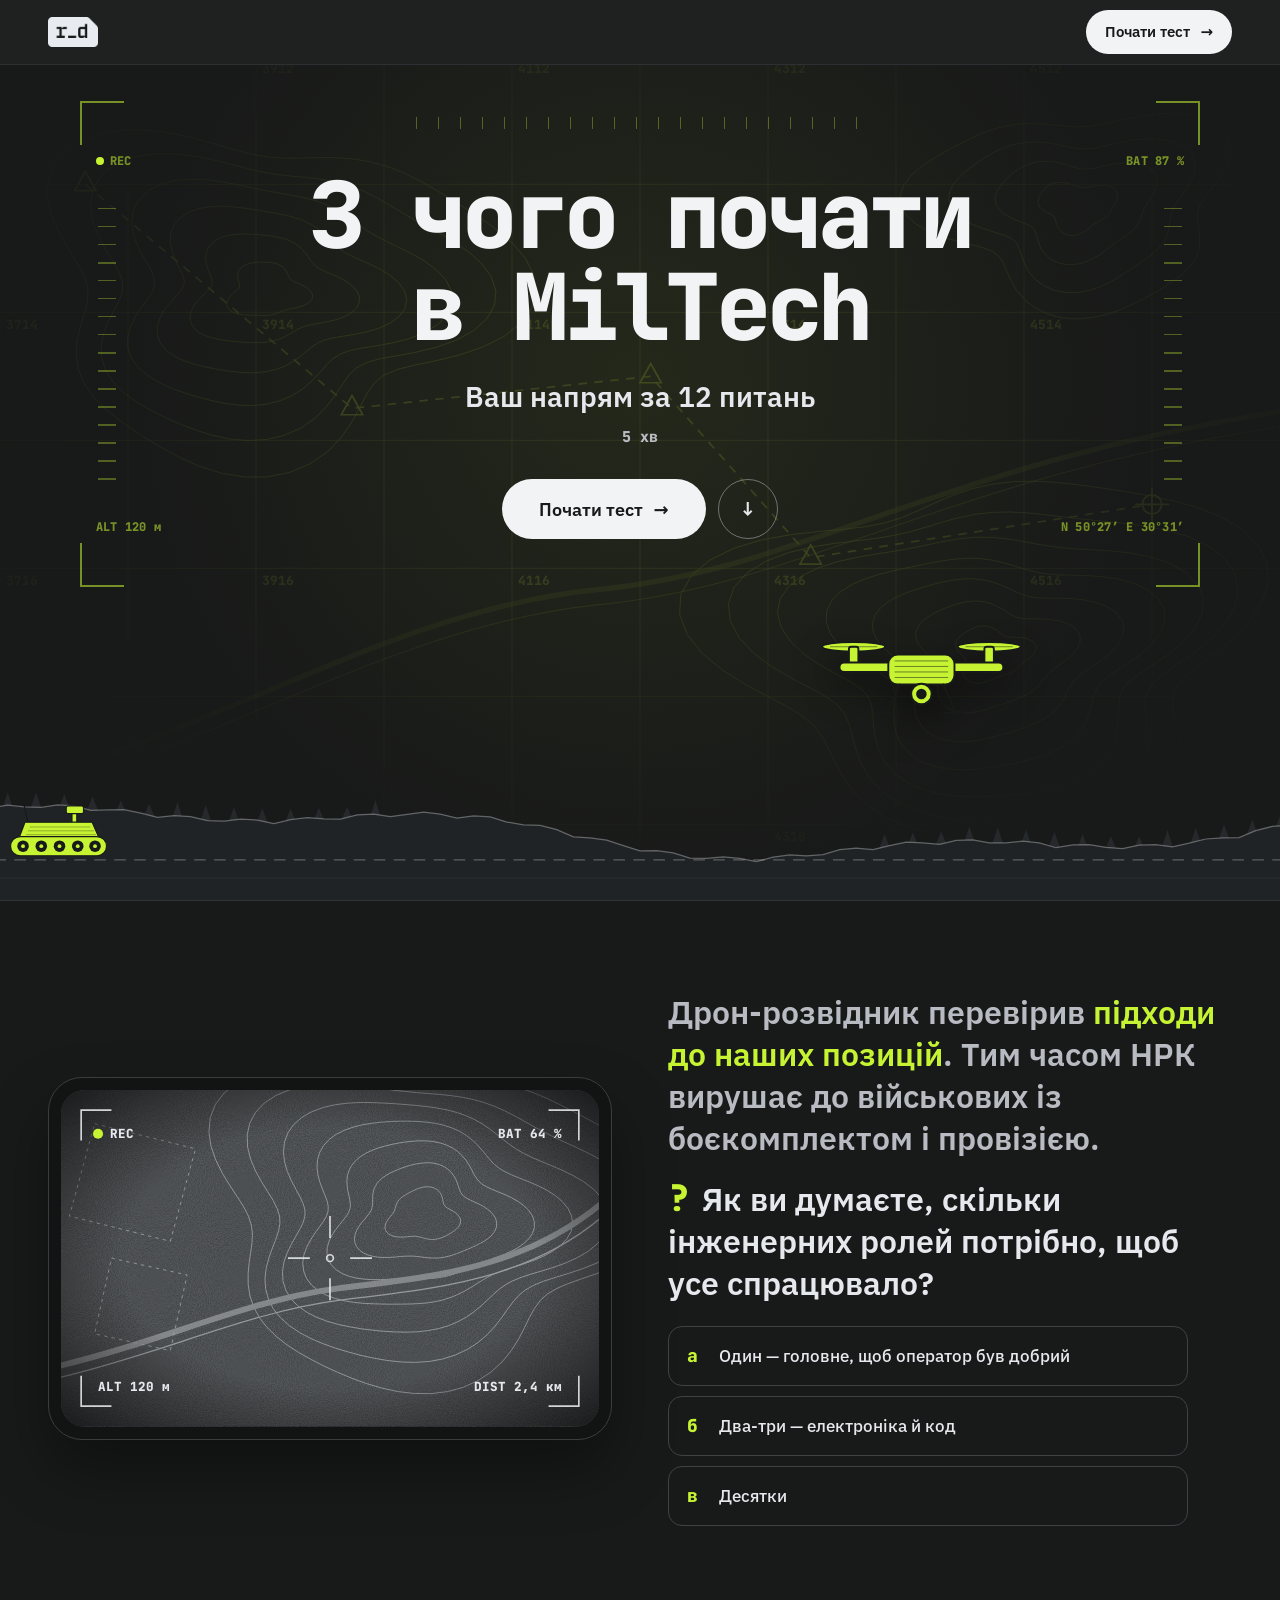
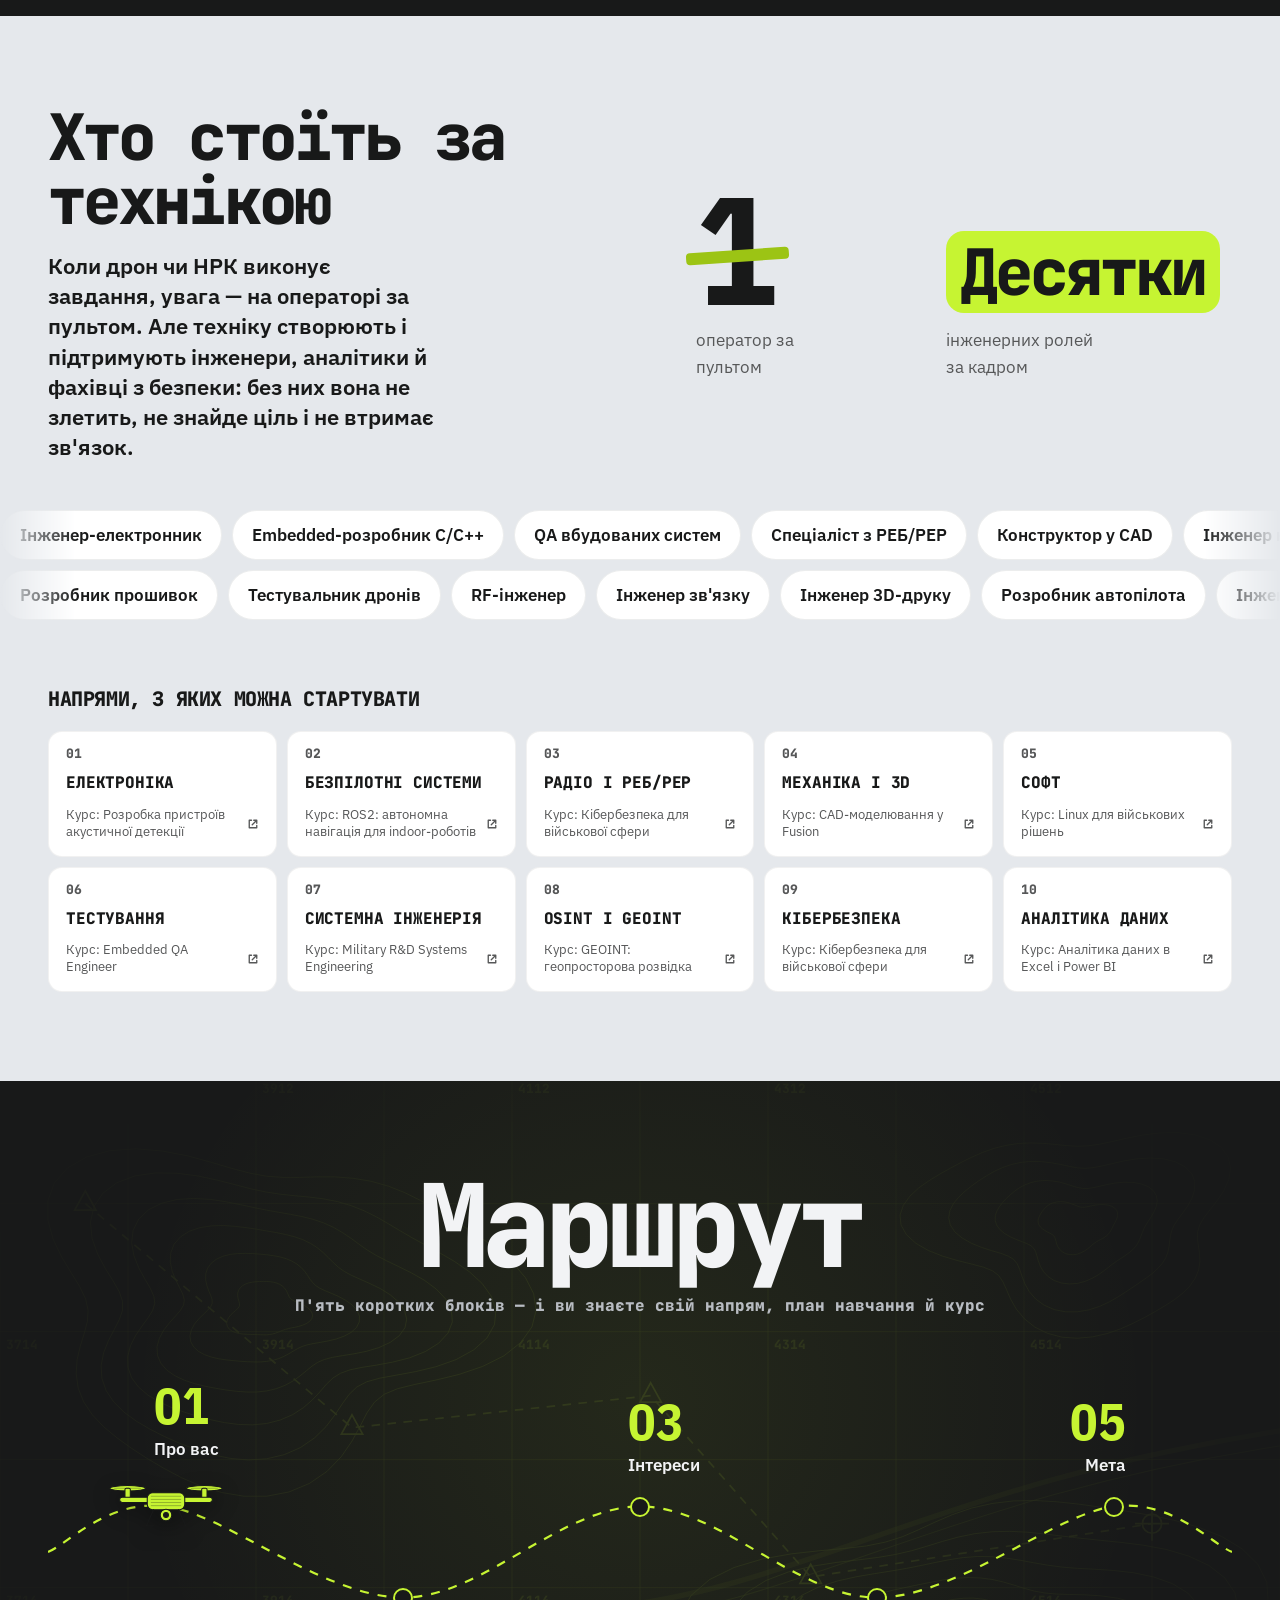
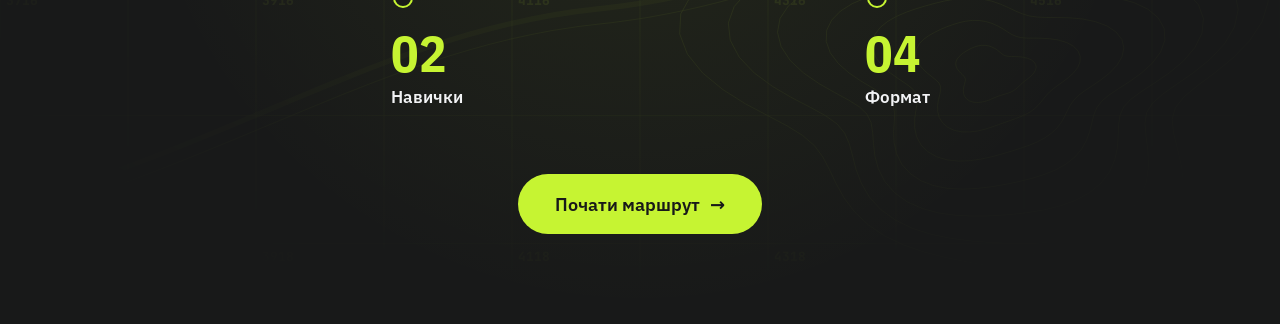
<file: index.html>
<!doctype html>
<html lang="uk">
  <head>
    <meta charset="UTF-8" />
    <meta name="viewport" content="width=device-width, initial-scale=1" />
    <meta name="theme-color" content="#181919" />
    <meta name="description" content="Короткий тест від r_d: які напрями оборонних технологій вам підходять і з чого почати навчання." />
    <title>Старт у MilTech — r_d</title>
    <link rel="preload" href="app/fonts/jetbrains-mono-cyrillic-800-normal.woff2" as="font" type="font/woff2" crossorigin />
    <link rel="stylesheet" href="app/styles.css" />
  </head>
  <body>
    <main id="main" tabindex="-1"></main>
    <noscript>Для проходження тесту увімкніть JavaScript.</noscript>

    <!-- 1. Захист від помилок у налаштуваннях -->
    <script src="app/guard.js"></script>
    <!-- 2. Налаштування: тут усе, що можна змінювати -->
    <script src="settings/questions.js"></script>
    <script src="settings/texts.js"></script>
    <script src="settings/courses.js"></script>
    <!-- 3. Логіка й інтерфейс (не редагуються) -->
    <script src="app/engine.js"></script>
    <script>
      if (window.checkSettingsLoaded()) {
        ['app/art.js', 'app/app.js'].forEach(function (src) {
          var s = document.createElement('script');
          s.src = src;
          s.async = false; // зберегти порядок: спершу ілюстрації, потім інтерфейс
          document.body.appendChild(s);
        });
      }
    </script>
  </body>
</html>
</file>
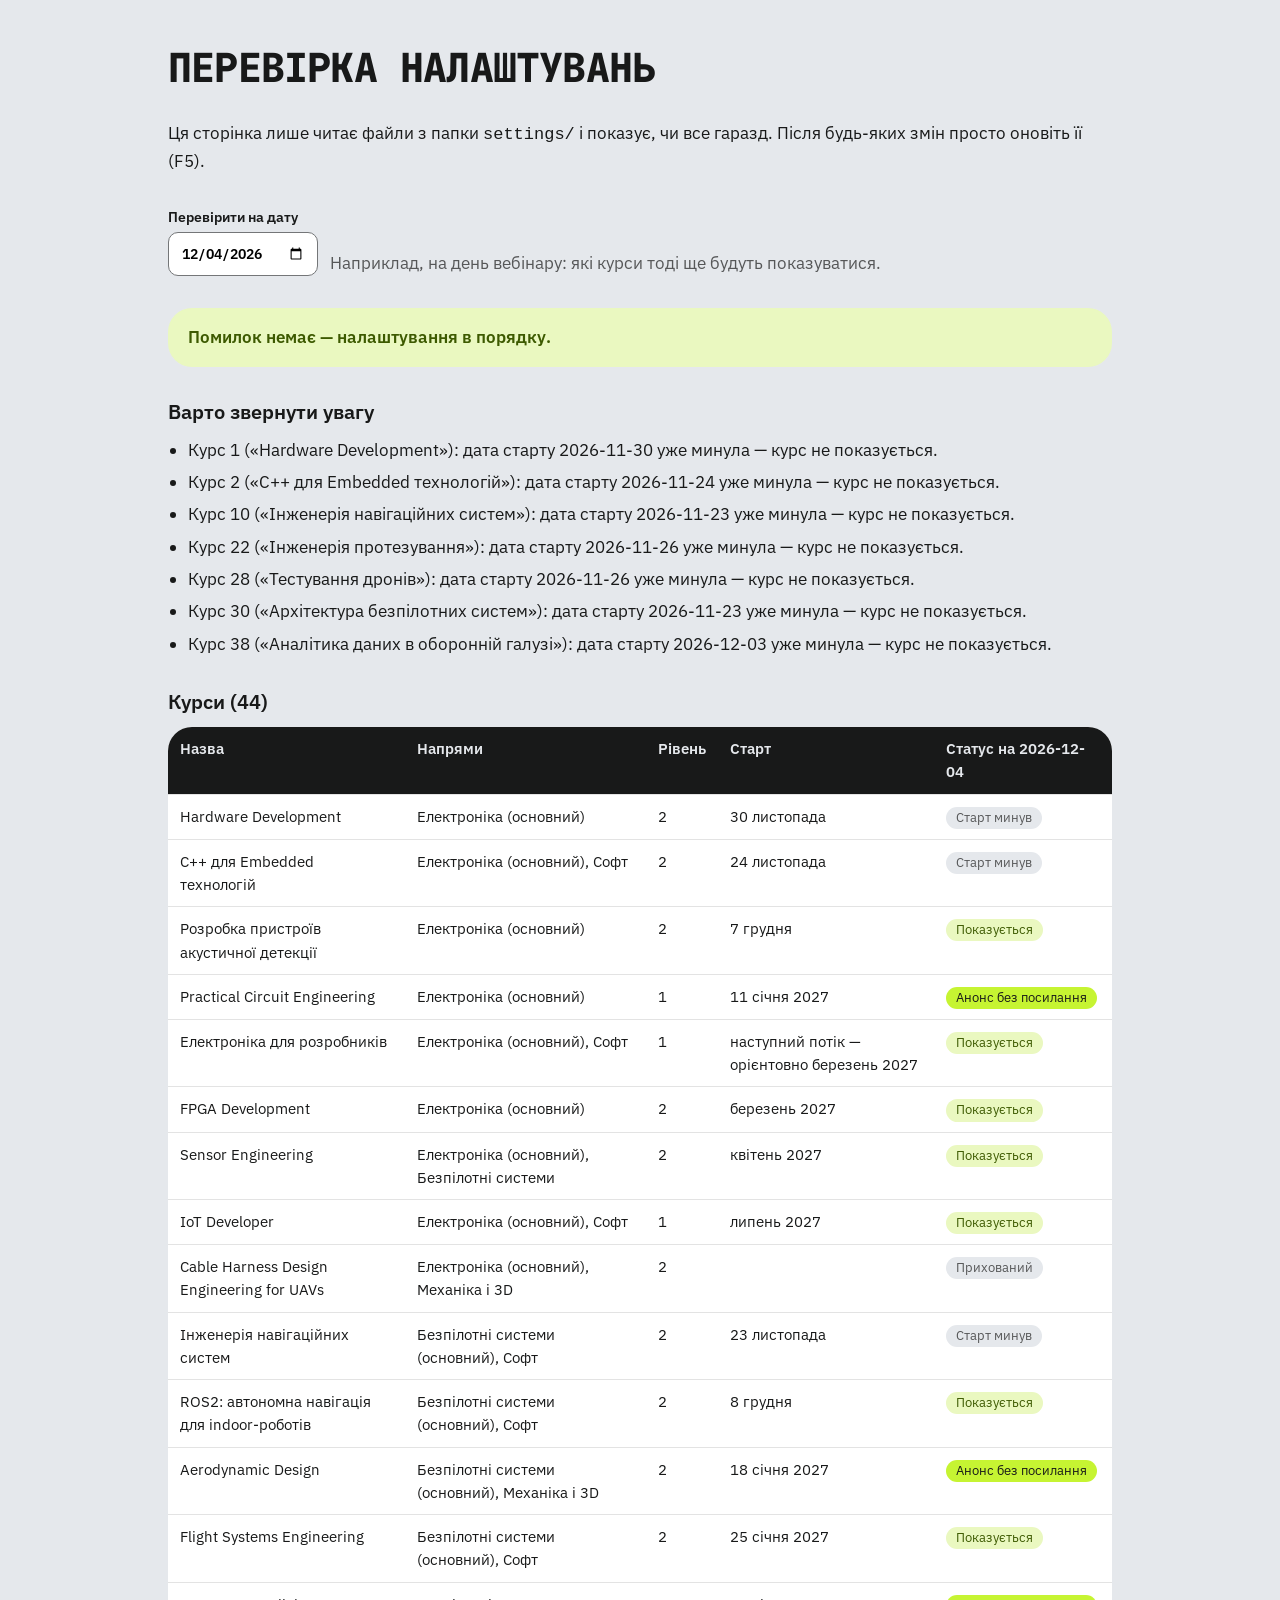
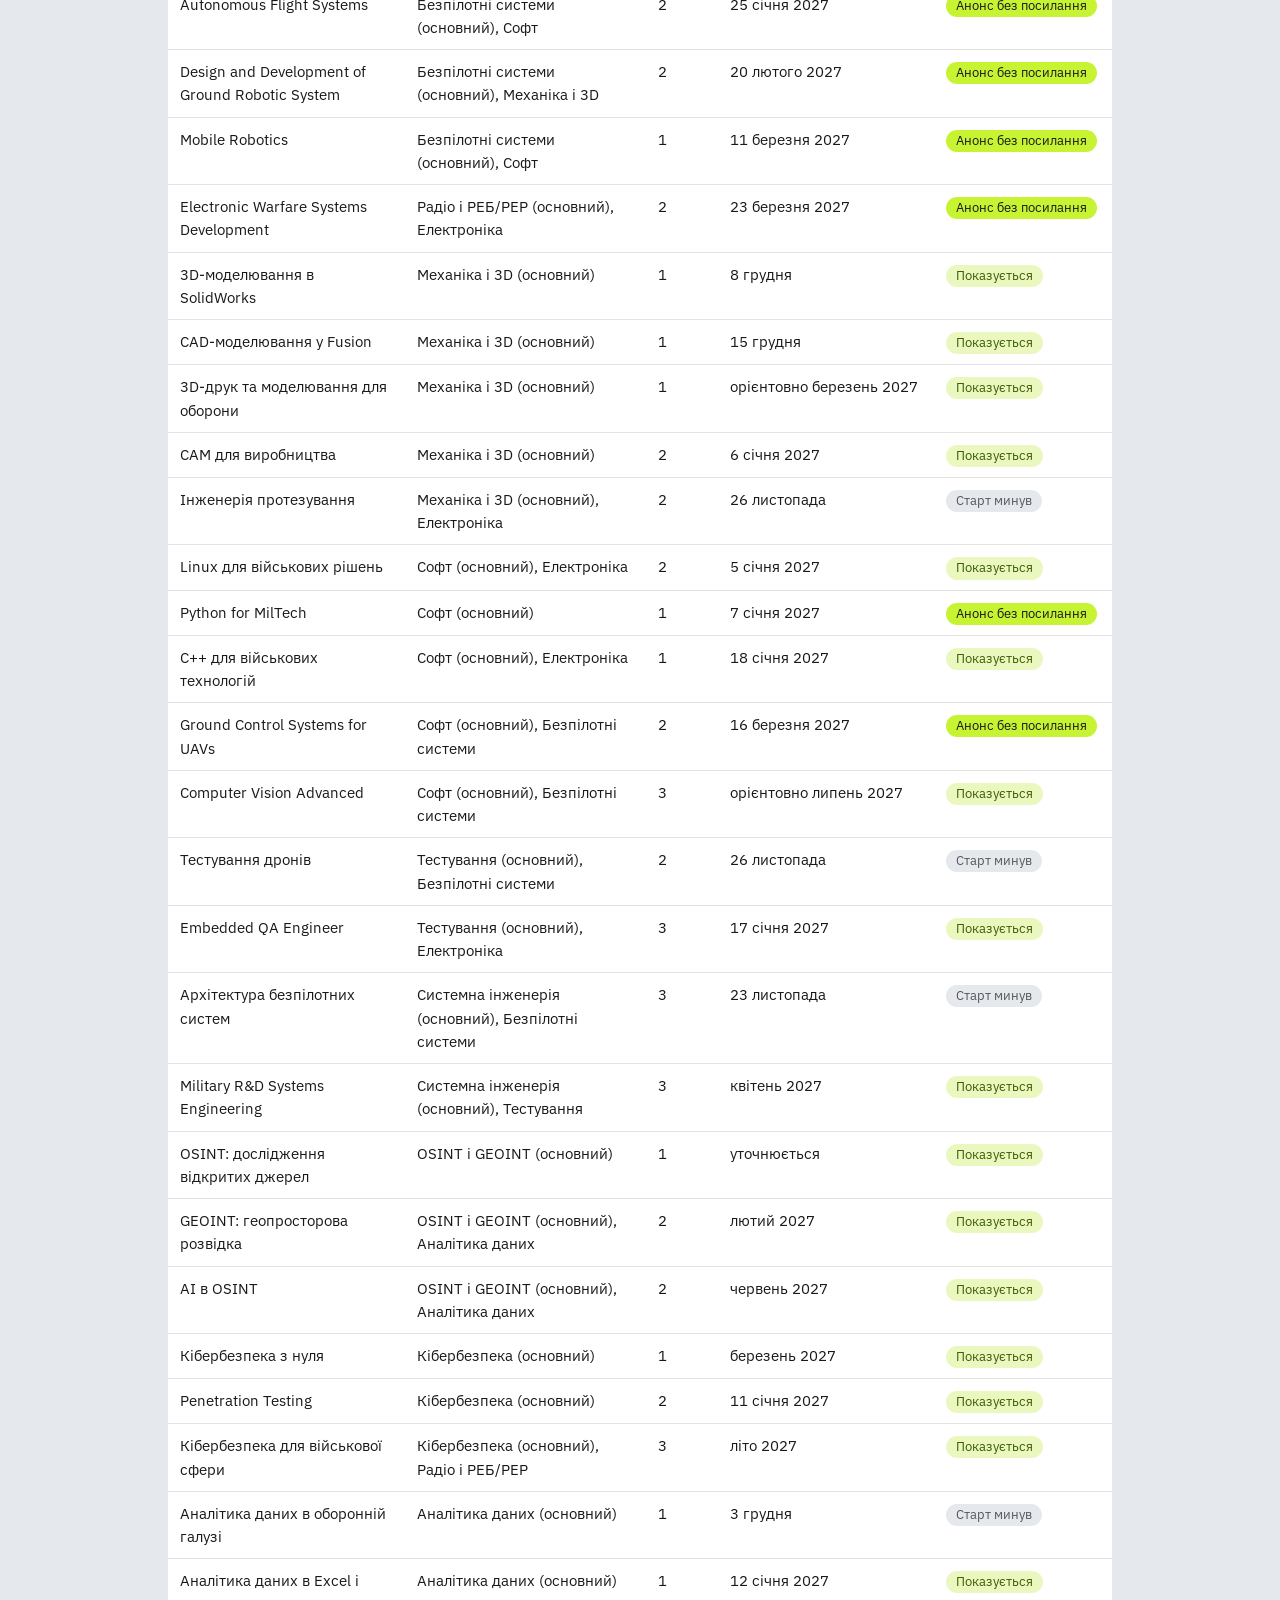
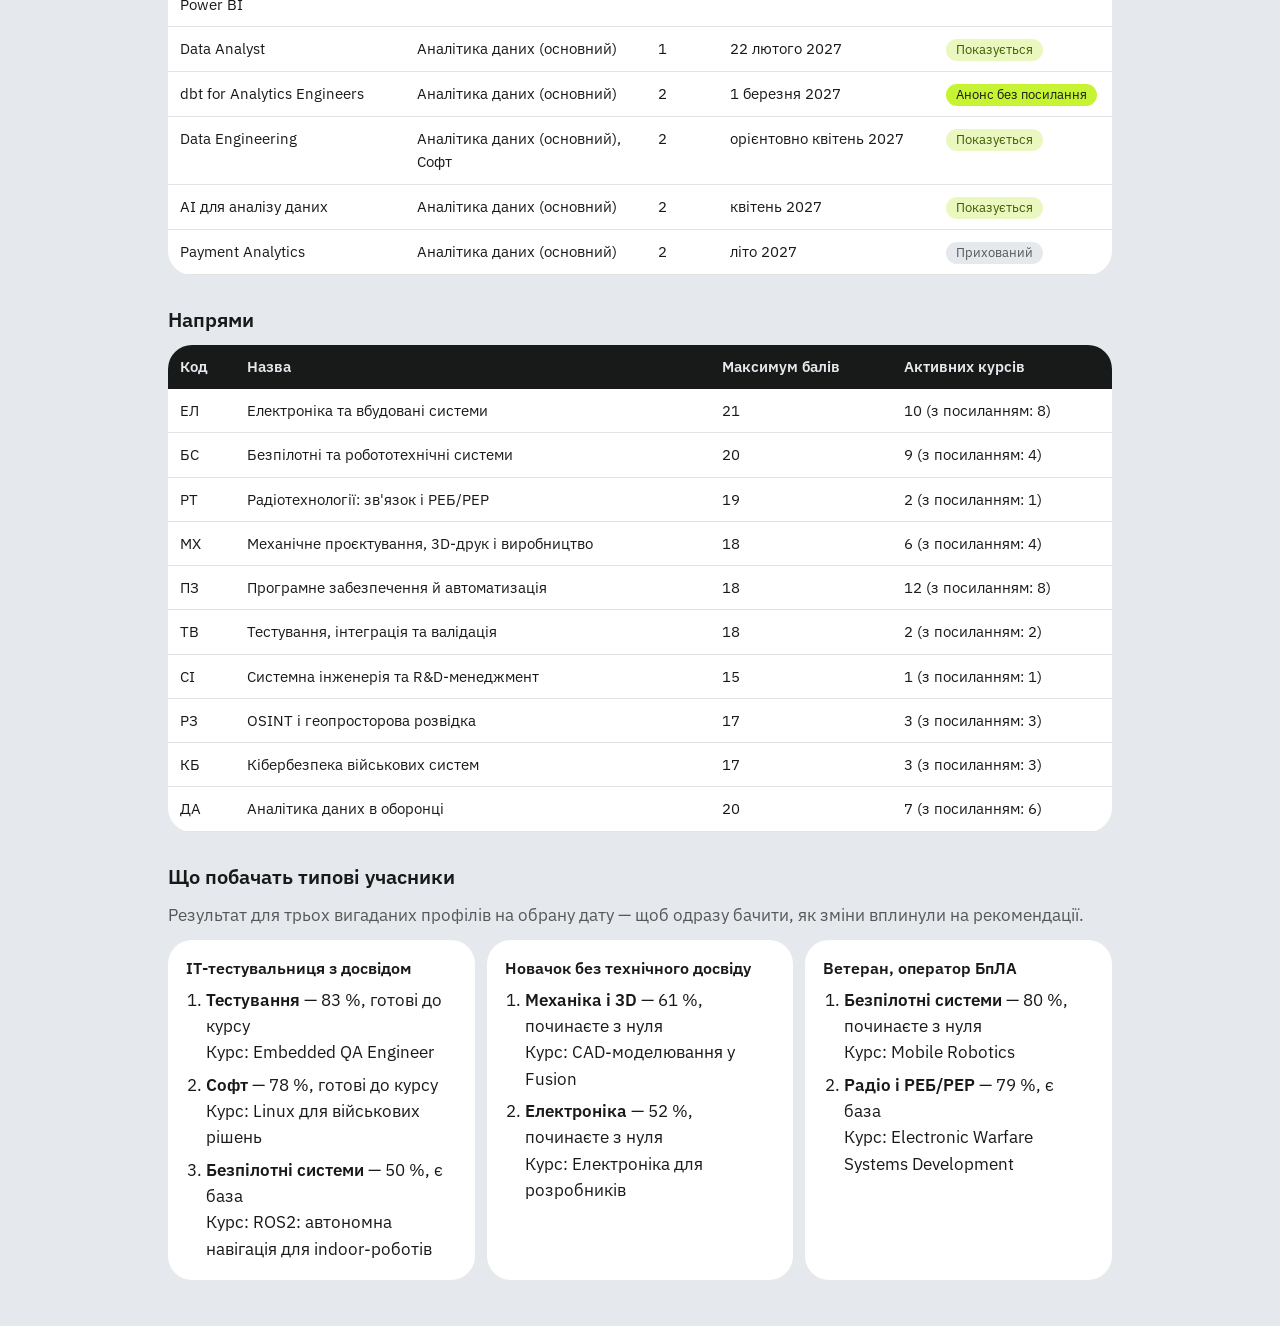
<file: check.html>
<!doctype html>
<html lang="uk">
  <head>
    <meta charset="UTF-8" />
    <meta name="viewport" content="width=device-width, initial-scale=1" />
    <title>Перевірка налаштувань — Старт у MilTech</title>
    <link rel="stylesheet" href="app/styles.css" />
    <style>
      .check { max-width: 1040px; margin: 0 auto; padding: var(--safe); display: grid; gap: 32px; }
      .check h1 { font-size: clamp(1.75rem, 5vw, 2.5rem); text-transform: uppercase; line-height: 1; }
      .check h2 { font: 600 1.25rem/1.3 var(--font-body); letter-spacing: 0; margin-bottom: 12px; }
      .status { padding: 16px 20px; border-radius: var(--radius); font-weight: 600; }
      .status--ok { background: var(--green-soft); color: var(--green); }
      .status--bad { background: var(--error-soft); border: 1px solid var(--error); }
      .list { display: grid; gap: 6px; padding-left: 1.2em; }
      .tbl { width: 100%; border-collapse: collapse; background: var(--white); border-radius: var(--radius); overflow: hidden; font-size: 0.9375rem; }
      .tbl th, .tbl td { text-align: left; padding: 10px 12px; border-bottom: 1px solid var(--line-soft); vertical-align: top; }
      .tbl th { background: var(--graphite); color: var(--soft-white); font-weight: 600; }
      .tag { display: inline-block; padding: 1px 10px; border-radius: var(--pill); font-size: 0.8125rem; white-space: nowrap; }
      .tag--on { background: var(--green-soft); color: var(--green); }
      .tag--soon { background: var(--yellow); }
      .tag--off { background: var(--soft-white); color: var(--muted); }
      .tag--err { background: var(--error-soft); color: var(--error); }
      .scroll { overflow-x: auto; }
      .controls { display: flex; flex-wrap: wrap; gap: 12px; align-items: end; }
      .controls label { display: grid; gap: 4px; font-size: 0.875rem; font-weight: 600; }
      .controls input { min-height: 44px; padding: 0 12px; border: 1px solid var(--line); border-radius: 10px; font: inherit; }
      .profiles { display: grid; gap: 12px; }
      @media (min-width: 900px) { .profiles { grid-template-columns: repeat(3, 1fr); } }
      .profile { background: var(--white); border-radius: var(--radius); padding: 18px; display: grid; gap: 8px; align-content: start; }
      .profile h3 { font: 600 1rem/1.3 var(--font-body); letter-spacing: 0; }
    </style>
  </head>
  <body>
    <main class="check" id="check">
      <h1>Перевірка налаштувань</h1>
      <p>Ця сторінка лише читає файли з папки <code>settings/</code> і показує, чи все гаразд. Після будь-яких змін просто оновіть її (F5).</p>
    </main>

    <script>
      window.__settingsErrors = [];
      window.addEventListener('error', function (e) {
        window.__settingsErrors.push({ file: (e.filename || '').split('/').pop(), line: e.lineno, message: e.message });
      });
    </script>
    <script src="settings/questions.js"></script>
    <script src="settings/texts.js"></script>
    <script src="settings/courses.js"></script>
    <script src="app/engine.js"></script>
    <script>
      (function () {
        var root = document.getElementById('check');
        var esc = function (s) { return String(s == null ? '' : s).replace(/[&<>"]/g, function (c) { return { '&': '&amp;', '<': '&lt;', '>': '&gt;', '"': '&quot;' }[c]; }); };
        var add = function (html) { root.insertAdjacentHTML('beforeend', html); };

        var syntax = window.__settingsErrors;
        if (syntax.length || !window.ПИТАННЯ || !window.ТЕКСТИ || !window.КУРСИ) {
          add('<div class="status status--bad" role="alert">Один із файлів налаштувань не читається.</div>');
          add('<ul class="list">' + (syntax.length ? syntax.map(function (e) {
            return '<li>Файл <code>' + esc(e.file) + '</code>' + (e.line ? ', рядок ' + e.line : '') + ': ' + esc(e.message) + '</li>';
          }).join('') : '<li>Не знайдено один із файлів у папці settings/.</li>') + '</ul>');
          add('<p>Найчастіше це пропущена кома між блоками, незакрита лапка " або дужка. Подивіться на вказаний рядок і рядок над ним.</p>');
          return;
        }

        var settings = { questions: window.ПИТАННЯ, rules: window.ПРАВИЛА, texts: window.ТЕКСТИ, courses: window.КУРСИ };
        var d = new Date();
        var todayReal = d.getFullYear() + '-' + String(d.getMonth() + 1).padStart(2, '0') + '-' + String(d.getDate()).padStart(2, '0');
        var dirs = Object.keys(settings.texts.напрями);

        add('<section class="controls"><label>Перевірити на дату<input type="date" id="day" value="' + todayReal + '"></label><p class="small muted">Наприклад, на день вебінару: які курси тоді ще будуть показуватися.</p></section>');
        add('<div id="out" style="display:grid;gap:32px"></div>');

        var profiles = [
          { назва: 'ІТ-тестувальниця з досвідом', values: { who: 'it_qa', education: 'it_cs', skills: ['prog', 'python', 'testing', 'english'], practice: ['testing'], experience: 'y3plus', interests: ['tv', 'pz', 'bs'], platforms: ['air'], hands_or_code: 'code', role: 'check', workplace: 'computer', time: 'h6_10', goal: 'change_career' } },
          { назва: 'Новачок без технічного досвіду', values: { who: 'nontech', education: 'nontech', skills: ['none'], practice: ['none'], experience: 'none', interests: ['mh', 'el'], platforms: ['any'], hands_or_code: 'physical', role: 'create', workplace: 'workshop', time: 'lt3', goal: 'change_career' } },
          { назва: 'Ветеран, оператор БпЛА', values: { who: 'military', education: 'college', skills: ['radio'], practice: ['drone', 'front'], experience: 'y1_3', interests: ['bs', 'rt'], platforms: ['air', 'ew'], hands_or_code: 'physical', role: 'create', workplace: 'field', time: 'h3_6', goal: 'change_career' } },
        ];

        function render() {
          var day = document.getElementById('day').value || todayReal;
          var v = Engine.validateSettings(settings, day);
          var html = '';
          html += v.errors.length
            ? '<div class="status status--bad" role="alert">Знайдено помилок: ' + v.errors.length + '. Тест може працювати неправильно — виправте їх.</div><ul class="list">' + v.errors.map(function (e) { return '<li>' + esc(e) + '</li>'; }).join('') + '</ul>'
            : '<div class="status status--ok" role="status">Помилок немає — налаштування в порядку.</div>';
          if (v.warnings.length) html += '<section><h2>Варто звернути увагу</h2><ul class="list">' + v.warnings.map(function (e) { return '<li>' + esc(e) + '</li>'; }).join('') + '</ul></section>';

          // Курси
          var rows = settings.courses.map(function (c) {
            var status;
            if (!c.показувати) status = '<span class="tag tag--off">Прихований</span>';
            else if (!/^\d{4}-\d{2}-\d{2}$/.test(c.старт || '')) status = '<span class="tag tag--err">Помилка в даті</span>';
            else if (c.старт < day) status = '<span class="tag tag--off">Старт минув</span>';
            else if (!c.посилання) status = '<span class="tag tag--soon">Анонс без посилання</span>';
            else status = '<span class="tag tag--on">Показується</span>';
            var names = (c.напрями || []).map(function (x, i) { var t = settings.texts.напрями[x]; return (t ? esc(t.коротко) : '<span class="tag tag--err">' + esc(x) + '?</span>') + (i === 0 ? ' (основний)' : ''); }).join(', ');
            return '<tr><td>' + esc(c.назва) + '</td><td>' + names + '</td><td>' + esc(c.рівень) + '</td><td>' + esc(c.датаТекстом || c.старт) + '</td><td>' + status + '</td></tr>';
          }).join('');
          html += '<section><h2>Курси (' + settings.courses.length + ')</h2><div class="scroll"><table class="tbl"><thead><tr><th>Назва</th><th>Напрями</th><th>Рівень</th><th>Старт</th><th>Статус на ' + esc(day) + '</th></tr></thead><tbody>' + rows + '</tbody></table></div></section>';

          // Покриття напрямів
          var max = Engine.maxPoints(settings.questions, dirs);
          var cover = dirs.map(function (code) {
            var active = settings.courses.filter(function (c) { return c.показувати && c.старт >= day && (c.напрями || []).indexOf(code) >= 0; });
            var withLink = active.filter(function (c) { return c.посилання; }).length;
            return '<tr><td>' + esc(code) + '</td><td>' + esc(settings.texts.напрями[code].назва) + '</td><td>' + max[code] + '</td><td>' + active.length + ' (з посиланням: ' + withLink + ')</td></tr>';
          }).join('');
          html += '<section><h2>Напрями</h2><div class="scroll"><table class="tbl"><thead><tr><th>Код</th><th>Назва</th><th>Максимум балів</th><th>Активних курсів</th></tr></thead><tbody>' + cover + '</tbody></table></div></section>';

          // Пробні профілі
          html += '<section><h2>Що побачать типові учасники</h2><p class="small muted" style="margin-bottom:12px">Результат для трьох вигаданих профілів на обрану дату — щоб одразу бачити, як зміни вплинули на рекомендації.</p><div class="profiles">' +
            profiles.map(function (p) {
              var r = Engine.compute(settings, { values: p.values, other: {}, skipped: [] }, day);
              return '<div class="profile"><h3>' + esc(p.назва) + '</h3>' + (r.режим === 'дослідник' ? '<p class="small muted">Режим «Дослідник»</p>' : '') +
                '<ol class="list">' + r.напрями.map(function (x) {
                  return '<li><strong>' + esc(settings.texts.напрями[x.код].коротко) + '</strong> — ' + x.збіг + ' %' +
                    (x.готовність ? ', ' + esc(settings.texts.рівні[x.готовність.рівень].назва.toLowerCase()) : '') +
                    '<br><span class="small">' + (x.курс ? 'Курс: ' + esc(x.курс.курс.назва) + (x.курс.підходить === 'рекомендуємо' ? '' : ' (з підготовкою)') : 'Курсу немає — безкоштовні матеріали') + '</span></li>';
                }).join('') + '</ol></div>';
            }).join('') + '</div></section>';

          document.getElementById('out').innerHTML = html;
        }
        document.getElementById('day').addEventListener('change', render);
        render();
      })();
    </script>
  </body>
</html>
</file>
<file: app/styles.css>
/* «Старт у MilTech» — стилі в мові матеріалів r_d. Кольори й розміри — у блоці :root. */

@font-face { font-family: 'JetBrains Mono'; font-weight: 800; font-display: swap; src: url(fonts/jetbrains-mono-cyrillic-800-normal.woff2) format('woff2'); unicode-range: U+0301, U+0400-045F, U+0490-0491, U+04B0-04B1, U+2116; }
@font-face { font-family: 'JetBrains Mono'; font-weight: 800; font-display: swap; src: url(fonts/jetbrains-mono-latin-800-normal.woff2) format('woff2'); unicode-range: U+0000-00FF, U+0131, U+0152-0153, U+02BB-02BC, U+02C6, U+02DA, U+02DC, U+2000-206F, U+2074, U+20AC, U+2122, U+2191, U+2193, U+2212, U+2215, U+FEFF, U+FFFD; }
@font-face { font-family: 'IBM Plex Sans'; font-weight: 400; font-display: swap; src: url(fonts/ibm-plex-sans-cyrillic-400-normal.woff2) format('woff2'); unicode-range: U+0301, U+0400-045F, U+0490-0491, U+04B0-04B1, U+2116; }
@font-face { font-family: 'IBM Plex Sans'; font-weight: 400; font-display: swap; src: url(fonts/ibm-plex-sans-latin-400-normal.woff2) format('woff2'); unicode-range: U+0000-00FF, U+0131, U+0152-0153, U+02BB-02BC, U+02C6, U+02DA, U+02DC, U+2000-206F, U+2074, U+20AC, U+2122, U+2191, U+2193, U+2212, U+2215, U+FEFF, U+FFFD; }
@font-face { font-family: 'IBM Plex Sans'; font-weight: 500; font-display: swap; src: url(fonts/ibm-plex-sans-cyrillic-500-normal.woff2) format('woff2'); unicode-range: U+0301, U+0400-045F, U+0490-0491, U+04B0-04B1, U+2116; }
@font-face { font-family: 'IBM Plex Sans'; font-weight: 500; font-display: swap; src: url(fonts/ibm-plex-sans-latin-500-normal.woff2) format('woff2'); unicode-range: U+0000-00FF, U+0131, U+0152-0153, U+02BB-02BC, U+02C6, U+02DA, U+02DC, U+2000-206F, U+2074, U+20AC, U+2122, U+2191, U+2193, U+2212, U+2215, U+FEFF, U+FFFD; }
@font-face { font-family: 'IBM Plex Sans'; font-weight: 600; font-display: swap; src: url(fonts/ibm-plex-sans-cyrillic-600-normal.woff2) format('woff2'); unicode-range: U+0301, U+0400-045F, U+0490-0491, U+04B0-04B1, U+2116; }
@font-face { font-family: 'IBM Plex Sans'; font-weight: 600; font-display: swap; src: url(fonts/ibm-plex-sans-latin-600-normal.woff2) format('woff2'); unicode-range: U+0000-00FF, U+0131, U+0152-0153, U+02BB-02BC, U+02C6, U+02DA, U+02DC, U+2000-206F, U+2074, U+20AC, U+2122, U+2191, U+2193, U+2212, U+2215, U+FEFF, U+FFFD; }

@font-face { font-family: 'Plex Condensed'; font-weight: 700; font-display: swap; src: url(fonts/ibm-plex-sans-condensed-latin-700-normal.woff2) format('woff2'); unicode-range: U+0030-0039; }

:root {
  /* Кольори з матеріалів і стайлгайду r_d */
  --graphite: #181919;     /* Black */
  --soft-black: #282828;   /* Soft Black */
  --soft-white: #e5e8ec;   /* Soft White */
  --white: #ffffff;
  --lime: #c6f432;         /* акцент матеріалів r_d: лише заливка з графітовим текстом або текст на графіті */
  --lime-dark: #b3e01c;
  --muted: #565758;        /* приглушений текст на світлому, 5.9:1 */
  --muted-dark: #b8bcc2;   /* приглушений текст на графіті, 9.6:1 */
  --line: #747678;         /* межі полів, 3.7:1 */
  --line-soft: rgba(24, 25, 25, 0.12);
  --error: #a8231b;
  --error-soft: #fbeceb;
  /* для сторінки check.html */
  --green: #3d5a00; --green-soft: #eaf8c0; --yellow: var(--lime);

  --font-head: 'Vin Mono Pro', 'JetBrains Mono', ui-monospace, monospace;
  --font-num: 'Plex Condensed', 'JetBrains Mono', sans-serif; /* великі номери розділів */
  --font-body: 'IBM Plex Sans', system-ui, -apple-system, 'Segoe UI', sans-serif;

  --safe: 20px;
  --wide: 1280px;
  --radius: 20px;
  --radius-s: 14px;
  --pill: 999px;
  --tap: 52px;
  --fast: 150ms ease-out;
}
@media (min-width: 600px) { :root { --safe: 32px; } }
@media (min-width: 1024px) { :root { --safe: 48px; --radius: 24px; } }
@media (prefers-reduced-motion: reduce) { :root { --fast: 0ms linear; } }

/* ── База ── */
*, *::before, *::after { box-sizing: border-box; }
html { -webkit-text-size-adjust: 100%; }
body { margin: 0; background: var(--soft-white); color: var(--graphite); font: 400 1rem/1.55 var(--font-body); -webkit-font-smoothing: antialiased; }
@media (min-width: 1024px) { body { font-size: 1.0625rem; } }
h1, h2, h3, p, ul, ol { margin: 0; }
h1, h2, h3 { font-family: var(--font-head); font-weight: 800; letter-spacing: -0.02em; }
ul, ol { padding-left: 1.2em; }
a { color: inherit; }
img { display: block; max-width: 100%; }
:focus-visible { outline: 2px solid var(--graphite); outline-offset: 3px; }
.dark :focus-visible, .lime-btn:focus-visible { outline-color: var(--lime); }
[tabindex='-1']:focus { outline: none; }
.sr-only { position: absolute; width: 1px; height: 1px; margin: -1px; overflow: hidden; clip: rect(0 0 0 0); white-space: nowrap; }
.muted { color: var(--muted); }
.dark .muted { color: var(--muted-dark); }

.wrap { width: 100%; max-width: calc(var(--wide) + 2 * var(--safe)); margin: 0 auto; padding: 0 var(--safe); }
.dark { background: var(--graphite); color: var(--soft-white); }
.top { display: flex; align-items: center; justify-content: space-between; gap: 16px; padding-top: var(--safe); }
.logo img { height: 40px; width: auto; }
@media (min-width: 1024px) { .logo img { height: 48px; } }
.caps { text-transform: uppercase; }

/* ── Кнопки ── */
.btn {
  display: inline-flex; align-items: center; justify-content: center; gap: 10px;
  min-height: var(--tap); padding: 0 28px; border-radius: var(--pill); border: 1.5px solid transparent;
  font: 600 1rem/1.2 var(--font-body); text-decoration: none; cursor: pointer;
  transition: background-color var(--fast), border-color var(--fast), color var(--fast);
}
.btn--lime { background: var(--lime); color: var(--graphite); }
.btn--lime:hover { background: var(--lime-dark); }
.btn--dark { background: var(--graphite); color: var(--white); }
.btn--dark:hover { background: var(--soft-black); }
.btn--ghost { background: transparent; color: inherit; border-color: currentColor; }
.btn--ghost:hover { background: rgba(127, 127, 127, 0.12); }
.btn--white { background: var(--white); color: var(--graphite); border-color: var(--line); }
.btn--white:hover { border-color: var(--graphite); }
.btn--link { background: none; padding: 0 10px; text-decoration: underline; text-underline-offset: 4px; }
.btn--big { min-height: 60px; padding: 0 36px; font-size: 1.125rem; }
.btn:active { transform: translateY(1px); }
.btn svg { width: 16px; height: 16px; flex: none; }
.row { display: flex; flex-wrap: wrap; gap: 12px; align-items: center; }

/* ── Пілюлі ── */
.pills { display: flex; flex-wrap: wrap; gap: 6px; list-style: none; padding: 0; }
.pill { display: inline-flex; align-items: center; gap: 6px; min-height: 32px; padding: 4px 16px; border-radius: var(--pill); font: 500 0.875rem/1.3 var(--font-body); white-space: nowrap; }
.pill--outline { border: 1.5px solid currentColor; }
.pill--lime { background: var(--lime); color: var(--graphite); }
.pill--dark { background: var(--graphite); color: var(--white); }
.pill--light { background: var(--white); color: var(--graphite); }
.pill--soft { background: var(--soft-white); color: var(--graphite); }
.pill--mono { font-family: var(--font-head); font-weight: 800; letter-spacing: -0.01em; }

/* ── Інформаційні картки (як на обкладинці гайдів) ── */
.facts { display: grid; gap: 10px; }
@media (min-width: 720px) { .facts { grid-template-columns: repeat(3, 1fr); } }
.fact { border-radius: var(--radius); padding: 20px 22px; display: flex; flex-direction: column; justify-content: space-between; gap: 18px; min-height: 120px; }
.fact__label { font-size: 0.875rem; }
.fact__value { font: 800 clamp(1.25rem, 2.6vw, 1.75rem)/1.15 var(--font-head); letter-spacing: -0.02em; }
.fact--dark { background: var(--soft-black); color: var(--soft-white); }
.fact--lime { background: var(--lime); color: var(--graphite); }
.fact--white { background: var(--white); }
.fact--graphite { background: var(--graphite); color: var(--soft-white); }

/* ══════════ ПИТАННЯ ══════════ */
.qpage { min-height: 100vh; display: flex; flex-direction: column; }
.qwrap { max-width: calc(960px + 2 * var(--safe)); }
.question { display: flex; flex-direction: column; gap: 28px; padding-top: clamp(32px, 6vw, 64px); padding-bottom: var(--safe); flex: 1; }
.question h1 { font-size: clamp(1.625rem, 4vw, 2.75rem); line-height: 1.08; }
.question .hint { margin-top: 12px; font-size: 1.0625rem; color: var(--muted); max-width: 60ch; }
.options { display: grid; gap: 10px; border: 0; padding: 0; margin: 0; min-width: 0; }
@media (min-width: 760px) { .options--grid { grid-template-columns: repeat(2, 1fr); } }
.option {
  position: relative; display: flex; align-items: center; gap: 14px;
  min-height: 64px; padding: 14px 18px;
  background: var(--white); border: 1.5px solid transparent; border-radius: var(--radius-s);
  font-weight: 500; cursor: pointer; transition: border-color var(--fast), background-color var(--fast);
  box-shadow: inset 0 0 0 1px rgba(24, 25, 25, 0.1);
}
.option:hover { border-color: var(--graphite); }
.option input { position: absolute; opacity: 0; width: 1px; height: 1px; }
.option:has(input:focus-visible) { outline: 2px solid var(--graphite); outline-offset: 3px; }
.mark { flex: none; width: 24px; height: 24px; border: 1.5px solid var(--line); display: grid; place-items: center; background: var(--white); color: var(--graphite); }
.option--one .mark { border-radius: 50%; }
.option--many .mark { border-radius: 6px; }
.mark svg { width: 15px; height: 15px; opacity: 0; }
.option:has(input:checked) { background: var(--graphite); color: var(--white); border-color: var(--graphite); }
.option:has(input:checked) .mark { background: var(--lime); border-color: var(--lime); }
.option:has(input:checked) .mark svg { opacity: 1; }
.option:has(input:disabled) { opacity: 0.45; cursor: not-allowed; }
.option--special { font-style: normal; }

.field { display: flex; flex-direction: column; gap: 6px; max-width: 640px; }
.field label { font-size: 0.9375rem; font-weight: 600; }
.field input { min-height: var(--tap); padding: 0 18px; border: 1.5px solid var(--line); border-radius: var(--radius-s); background: var(--white); color: var(--graphite); font: 1rem/1.4 var(--font-body); }
.field input:hover { border-color: var(--graphite); }
.field input:focus-visible { outline: 2px solid var(--graphite); outline-offset: 2px; }
.field input[aria-invalid='true'] { border: 2px solid var(--error); }
.field .meta { font-size: 0.8125rem; color: var(--muted); text-align: right; }

.notice { display: flex; gap: 12px; align-items: flex-start; padding: 14px 18px; border-radius: var(--radius-s); font-size: 0.9375rem; line-height: 1.45; }
.notice svg { flex: none; width: 20px; height: 20px; margin-top: 1px; }
.notice--error { background: var(--error-soft); border: 1.5px solid var(--error); }
.notice--error svg { color: var(--error); }
.qnav { margin-top: auto; padding-top: 12px; display: flex; flex-wrap: wrap; gap: 12px; align-items: center; justify-content: space-between; }
.qnav__right { display: flex; gap: 8px; align-items: center; margin-left: auto; }

/* ══════════ РЕЗУЛЬТАТ ══════════ */
.results { display: grid; gap: clamp(40px, 6vw, 72px); padding-block: clamp(40px, 6vw, 72px); }
.card { display: grid; gap: 12px; }
.card__plate { border-radius: var(--radius); padding: clamp(24px, 4vw, 48px); display: grid; gap: 32px; }
.card__plate--dark { background: var(--graphite); color: var(--soft-white); }
.card__plate--light { background: var(--white); }
.card__title { display: grid; gap: 10px; }
.card__title h2 { font-size: clamp(1.75rem, 4.2vw, 3rem); line-height: 1.05; text-transform: uppercase; }
.card__title p { font-size: 1.125rem; }
.card .facts .fact { min-height: 100px; }
.card__plate--light .fact--dark { background: var(--soft-white); color: var(--graphite); }
.card__cols { display: grid; gap: 32px; }
@media (min-width: 900px) { .card__cols { grid-template-columns: 1fr 1fr; gap: 48px; } }
.card h3 { font-size: 1.125rem; line-height: 1.2; text-transform: uppercase; margin-bottom: 12px; }
.card__plate--dark h3 { color: var(--lime); }
.card section > * + * { margin-top: 10px; }
.card ul:not(.pills), .card ol { display: grid; gap: 6px; }
.card .pills { display: flex; }
.card ol:not(.plan) { list-style: none; padding: 0; counter-reset: s; }
.card ol:not(.plan) > li { counter-increment: s; display: grid; grid-template-columns: 32px 1fr; gap: 10px; align-items: baseline; }
.card ol:not(.plan) > li::before { content: counter(s, decimal-leading-zero); font: 800 0.875rem/1 var(--font-head); }

.course { border-radius: var(--radius-s); padding: 24px; display: grid; gap: 12px; }
.card__plate--dark .course { background: var(--soft-black); }
.card__plate--light .course { background: var(--soft-white); }
.course .pills { justify-content: flex-start; }
.course__name { font: 800 clamp(1.25rem, 3vw, 1.75rem)/1.1 var(--font-head); letter-spacing: -0.02em; }
.course .btn { justify-self: start; margin-top: 4px; }

.offers { display: grid; gap: 16px; }
@media (min-width: 900px) { .offers--two { grid-template-columns: 1.25fr 1fr; } }
.offer { border-radius: var(--radius); padding: clamp(24px, 4vw, 40px); display: flex; flex-direction: column; justify-content: space-between; align-items: flex-start; gap: 24px; }
.offer--lime { background: var(--lime); color: var(--graphite); }
.offer--dark { background: var(--graphite); color: var(--soft-white); }
.offer h2 { font-size: clamp(1.25rem, 2.4vw, 1.75rem); line-height: 1.1; text-transform: uppercase; text-wrap: balance; }
.offer p { margin-top: 10px; max-width: 46ch; }
.offer .promo__tag { margin: 0 0 12px; display: inline-block; background: var(--graphite); color: var(--lime); font: 800 0.75rem/1 var(--font-head); text-transform: uppercase; letter-spacing: 0.06em; padding: 7px 10px; border-radius: 6px; }

.closing { background: var(--white); border-radius: var(--radius); padding: clamp(24px, 4vw, 40px); display: grid; gap: 20px; }
.closing h2 { font: 600 1.25rem/1.3 var(--font-body); letter-spacing: 0; }
.rating .btn[aria-pressed='true'] { background: var(--graphite); color: var(--white); border-color: var(--graphite); }

/* ══════════ ПОМИЛКА НАЛАШТУВАНЬ ══════════ */
.fatal { max-width: 640px; margin: 10vh auto; padding: 28px; background: var(--white); border: 2px solid var(--error); border-radius: var(--radius); }
.fatal h1 { font-size: 1.375rem; margin-bottom: 12px; }
.fatal p + p { margin-top: 10px; }
.fatal code { background: var(--soft-white); padding: 1px 6px; border-radius: 4px; }

/* курс у розробці й підписка */
.pill--soon { background: var(--soft-white); color: var(--graphite); }
.pill--soon::before { content: ""; width: 8px; height: 8px; border-radius: 50%; background: #f2a516; }
.subscribe { display: flex; flex-wrap: wrap; align-items: center; gap: 10px; margin-top: 4px; }
.subscribe__socials { display: flex; flex-wrap: wrap; gap: 8px; list-style: none; padding: 0; margin: 0; }
.card ul.subscribe__socials { display: flex; gap: 8px; flex: 1 1 280px; }
.subscribe > .btn { padding-inline: 22px; }
.card__plate--light .pill--soon { background: var(--white); }
.btn--small { min-height: 44px; padding: 8px 18px; font-size: 0.9375rem; }
@media (max-width: 599px) {
  .card__plate { padding: 20px; }
  .course { padding: 18px; }
  .subscribe__socials .btn { min-height: 44px; padding: 8px 14px; font-size: 0.875rem; gap: 6px; }
}

/* ══════════════════════════════════════════════════════════════
   МАРШРУТ: оновлений дизайн (номери розділів, розетка, маршрут)
   ══════════════════════════════════════════════════════════════ */
[hidden] { display: none !important; }
.light { background: var(--soft-white); color: var(--graphite); }
.dark { --glow: radial-gradient(circle at 50% 38%, rgba(198, 244, 50, 0.07), transparent 62%); }
.btn--light { background: #f2f3f5; color: var(--graphite); }
.btn--light:hover { background: var(--white); }
.btn--round { width: 60px; min-height: 60px; padding: 0; border-color: rgba(229, 232, 236, 0.4); color: var(--soft-white); font-size: 1.25rem; }
.btn--round:hover { border-color: var(--soft-white); }
.hl { color: var(--lime); }

/* Верхня панель */
.bar { position: sticky; top: 0; z-index: 50; background: rgba(24, 25, 25, 0.97); border-bottom: 1px solid #2d3032; }
.bar__in { display: flex; align-items: center; gap: 14px; min-height: 64px; }
.bar .logo img { height: 30px; }
.bar__sep { width: 1px; height: 28px; background: #3a3d40; }
.bar__label { font-weight: 600; font-size: 0.9375rem; white-space: nowrap; }
.bar__label b { font: 800 1rem/1 var(--font-head); color: var(--lime); margin-right: 4px; }
.bar__right { margin-left: auto; display: flex; align-items: center; }
.bar__count { font: 800 0.9375rem/1 var(--font-head); color: var(--muted-dark); }
.ring { width: 34px; height: 34px; flex: none; }
.ring svg { width: 100%; height: 100%; transform: rotate(-90deg); }
.ring circle { fill: none; stroke: #3a3d40; stroke-width: 3; }
.ring .ring__on { stroke: var(--lime); stroke-linecap: round; transition: stroke-dasharray 400ms ease-out; }
.dashes { display: flex; gap: 6px; margin-left: 6px; }
.dashes span { width: 34px; height: 4px; border-radius: 2px; background: #3a3d40; overflow: hidden; }
.dashes i { display: block; height: 100%; background: var(--lime); border-radius: 2px; }
@media (max-width: 719px) { .bar__sep, .dashes, .ring { display: none; } .bar .logo img { height: 26px; } .bar__in { gap: 12px; } .bar .btn { white-space: nowrap; padding: 6px 14px; } }

/* Перший екран */
.hero { position: relative; overflow: hidden; min-height: calc(100svh - 64px); display: flex; flex-direction: column; background: var(--glow), var(--graphite); }
.hero__in { position: relative; display: flex; flex-direction: column; align-items: center; text-align: center; padding-top: clamp(56px, 7vw, 96px); padding-bottom: 56px; }
.hero__num { font: 700 clamp(5.5rem, 12vw, 9.5rem)/0.82 var(--font-num); color: var(--lime); letter-spacing: -0.02em; }
.hero h1, .splash h1 { font-size: clamp(2.5rem, 7.2vw, 6.25rem); line-height: 1; letter-spacing: -0.045em; max-width: 13ch; margin-top: 14px; color: #f2f3f5; }
.hero__sub { font-weight: 600; font-size: clamp(1.25rem, 2.4vw, 1.75rem); margin-top: 22px; }
.hero__time { font: 800 0.9375rem/1 var(--font-head); color: var(--muted-dark); margin-top: 12px; }
.hero__cta { display: flex; flex-wrap: wrap; gap: 12px; justify-content: center; align-items: center; margin-top: 34px; }
.hero__ground { position: relative; margin-top: auto; height: clamp(120px, 13vw, 180px); }
.hero__drone { position: absolute; z-index: 2; right: clamp(16px, 20vw, 360px); top: -62%; width: clamp(130px, 16vw, 230px); animation: bob 4.5s ease-in-out infinite; filter: drop-shadow(0 18px 18px rgba(0, 0, 0, 0.45)); }
@keyframes bob { 0%, 100% { transform: translateY(0) rotate(-1deg); } 50% { transform: translateY(-10px) rotate(1deg); } }
@media (prefers-reduced-motion: reduce) { .hero__drone { animation: none; } }

/* Сцена «» ? ! */
.scene { padding: clamp(72px, 10vw, 140px) 0; }
.scene__in { display: grid; gap: clamp(64px, 9vw, 120px); }
.beat { display: grid; gap: 32px; align-items: center; }
@media (min-width: 900px) { .beat { grid-template-columns: 1.15fr 1fr; gap: 64px; } .beat--flip { grid-template-columns: 1fr 1.15fr; } }
@media (max-width: 899px) { .beat--flip .frame { order: -1; } }
.frame { padding: 12px; border: 1px solid #3a3d40; border-radius: 34px; background: #121313; box-shadow: 0 30px 60px rgba(0, 0, 0, 0.35); }
.frame svg { display: block; width: 100%; height: auto; border-radius: 24px; }
.glyph { font: 800 clamp(3rem, 6vw, 4.5rem)/1 var(--font-head); color: var(--lime); margin-bottom: 18px; }
.beat__text > p:not(.glyph) { font-weight: 600; font-size: clamp(1.375rem, 2.5vw, 2rem); line-height: 1.32; max-width: 30ch; }
.teaser { display: grid; gap: 10px; margin-top: 28px; max-width: 520px; }
.teaser__opt { display: flex; align-items: center; gap: 14px; min-height: 60px; padding: 12px 18px; text-align: left; border: 1.5px solid #3f4245; border-radius: var(--radius-s); background: transparent; color: var(--soft-white); font: 500 1.0625rem/1.35 var(--font-body); cursor: pointer; transition: border-color var(--fast), background-color var(--fast); }
.teaser__opt b { font: 800 1.125rem/1 var(--font-head); color: var(--lime); width: 18px; }
.teaser__opt:hover { border-color: var(--soft-white); }
.teaser__opt.is-right { background: var(--lime); border-color: var(--lime); color: var(--graphite); }
.teaser__opt.is-right b { color: var(--graphite); }
.teaser__opt.is-wrong { border-color: #6b6e71; color: var(--muted-dark); text-decoration: line-through; }
.teaser__skip { justify-self: start; color: var(--muted-dark); padding-left: 0; }
.beat--answer { grid-template-columns: 1fr !important; max-width: 860px; margin: 0 auto; text-align: center; }
.beat--answer .beat__text > p:not(.glyph) { max-width: none; }
.beat--answer .btn { margin-top: 32px; }
.answer__verdict { font: 800 1.25rem/1.2 var(--font-head) !important; color: var(--lime); margin-bottom: 14px; }
.beat--answer:focus { outline: none; }

/* 1 → 7 і напрями */
.numbers { padding: clamp(72px, 10vw, 130px) 0; }
.numbers__grid { display: grid; gap: 48px; align-items: center; }
@media (min-width: 960px) { .numbers__grid { grid-template-columns: 1fr 1fr; } }
.numbers h2, .who-sec > .wrap > h2 { font-size: clamp(2.5rem, 6vw, 4.75rem); line-height: 1; letter-spacing: -0.045em; }
.numbers__text { font-weight: 600; font-size: clamp(1.25rem, 2vw, 1.625rem); line-height: 1.38; margin-top: 24px; max-width: 30ch; }
.numbers__pair { display: flex; gap: clamp(36px, 7vw, 96px); justify-content: center; align-items: flex-end; }
.numbers__pair p:last-child { color: var(--muted); margin-top: 14px; max-width: 16ch; }
.big { font: 700 clamp(8rem, 17vw, 14rem)/0.82 var(--font-num); display: inline-block; position: relative; }
.big--struck::after { content: ''; position: absolute; left: -12%; right: -12%; top: 50%; height: 0.08em; background: #9cc414; transform: rotate(-4deg); border-radius: 4px; }
.big--lime { background: var(--lime); padding: 0.06em 0.16em 0; border-radius: 18px; }
.dirs__title { font-size: 1.25rem; text-transform: uppercase; margin: clamp(64px, 8vw, 104px) 0 20px; }
.dirs { list-style: none; padding: 0; display: grid; gap: 12px; }
@media (min-width: 640px) { .dirs { grid-template-columns: repeat(2, 1fr); } }
@media (min-width: 1080px) { .dirs { grid-template-columns: repeat(4, 1fr); } }
.dir { background: var(--white); border-radius: var(--radius); padding: 24px; display: flex; flex-direction: column; gap: 10px; min-height: 210px; }
.dir__num { align-self: flex-start; font: 800 0.9375rem/1 var(--font-head); background: var(--lime); padding: 7px 10px; border-radius: 8px; }
.dir h4 { font: 800 1.25rem/1.1 var(--font-head); text-transform: uppercase; letter-spacing: -0.02em; margin-top: 10px; }
.dir p { color: var(--muted); }
.dir--cta { background: var(--graphite); color: var(--soft-white); justify-content: space-between; }
.dir--cta h4 { color: var(--lime); margin-top: 0; }
.dir--cta p { color: var(--muted-dark); }
.dir--cta .btn { align-self: flex-start; }

/* Маршрут */
.routebox { position: relative; overflow: hidden; padding: clamp(72px, 10vw, 140px) 0 clamp(64px, 9vw, 120px); background: var(--glow), var(--graphite); }
.routebox__head { position: relative; text-align: center; }
.routebox h2 { font-size: clamp(3rem, 9vw, 7.25rem); line-height: 0.95; letter-spacing: -0.05em; color: #f2f3f5; }
.routebox__head p { font: 800 1rem/1 var(--font-head); color: var(--muted-dark); margin-top: 18px; }

.route { position: relative; height: 380px; margin-top: 48px; --c: var(--lime); --t: #f2f3f5; --s: var(--muted-dark); --dotbg: var(--graphite); }
.route__wave { position: absolute; inset: 0; width: 100%; height: 100%; }
.route__wave path { fill: none; stroke: var(--c); stroke-width: 2.2; stroke-dasharray: 9 9; }
.route__list { position: relative; height: 100%; list-style: none; margin: 0; padding: 0; display: grid; grid-template-columns: repeat(var(--n), 1fr); }
.stop { position: relative; }
.stop__dot { position: absolute; left: 50%; top: var(--y); width: 20px; height: 20px; transform: translate(-50%, -50%); border: 2.5px solid var(--c); border-radius: 50%; background: var(--dotbg); display: grid; place-items: center; }
.stop--done .stop__dot { background: var(--c); }
.stop--here .stop__dot { width: auto; height: auto; border: 0; background: none; }
.mini { display: block; width: 116px; height: auto; filter: drop-shadow(0 8px 10px rgba(0, 0, 0, 0.35)); }
.stop__label { position: absolute; left: calc(50% - 12px); width: calc(100% + 8px); display: block; text-decoration: none; color: var(--t); }
.stop--up .stop__label { bottom: calc(100% - var(--y) + 30px); }
.stop--down .stop__label { top: calc(var(--y) + 30px); }
.stop--here.stop--up .stop__label { bottom: calc(100% - var(--y) + 46px); }
.stop--here.stop--down .stop__label { top: calc(var(--y) + 46px); }
.stop:last-child .stop__label { left: auto; right: calc(50% - 12px); text-align: right; }
.stop__num { display: block; font: 700 clamp(2.5rem, 4vw, 3.5rem)/1 var(--font-num); color: var(--c); }
.stop__title { display: block; font-weight: 600; font-size: 1.0625rem; line-height: 1.25; margin-top: 8px; }
.stop__sub { display: block; font-size: 0.875rem; color: var(--s); margin-top: 4px; }
a.stop__label:hover .stop__title { text-decoration: underline; text-underline-offset: 3px; }
@media (max-width: 719px) {
  .route { height: auto; margin-top: 36px; }
  .route__wave { display: none; }
  .route__list { display: block; height: auto; margin-left: 10px; border-left: 2px dashed var(--c); }
  .stop { padding: 0 0 26px 28px; }
  .stop:last-child { padding-bottom: 0; }
  .stop__dot, .stop--here .stop__dot { left: -11px; top: 4px; width: 20px; height: 20px; transform: none; border: 2.5px solid var(--c); background: var(--dotbg); }
  .stop--here .stop__dot { background: var(--c); box-shadow: 0 0 0 6px rgba(198, 244, 50, 0.25); }
  .stop--here .mini { display: none; }
  .stop__label, .stop--up .stop__label, .stop--down .stop__label, .stop--here .stop__label { position: static; width: auto; }
  .stop__num { font-size: 1.75rem; }
  .stop:last-child .stop__label { right: auto; text-align: left; }
}

/* Заставка блоку */
.splash { position: relative; overflow: hidden; min-height: calc(100svh - 64px); display: flex; background: var(--glow), var(--graphite); }
.splash__in { position: relative; display: flex; flex-direction: column; align-items: center; text-align: center; padding-top: clamp(40px, 6vw, 72px); padding-bottom: 24px; }
.splash .hero__num { font-size: clamp(5rem, 11vw, 8rem); }
.splash h1 { font-size: clamp(2.5rem, 6vw, 5rem); }
.splash__text { font-weight: 600; font-size: clamp(1.125rem, 2vw, 1.5rem); margin-top: 18px; max-width: 34ch; }
.splash .btn--ghost { color: var(--soft-white); }
.splash__route { width: 100%; max-width: 1000px; margin-top: clamp(24px, 4vw, 40px); }
.splash__route .route { height: 220px; margin-top: 0; }
.splash__route .stop__num { font-size: 2rem; }
.splash__route .mini { width: 84px; }
.splash__route .stop--here.stop--up .stop__label { bottom: calc(100% - var(--y) + 34px); }
.splash__route .stop--here.stop--down .stop__label { top: calc(var(--y) + 34px); }
@media (max-width: 719px) { .splash__route { display: none; } }

/* Питання */
body[data-screen='q'] { background: var(--soft-white); }
.qnum span[aria-hidden] { display: inline-block; font: 700 clamp(2.5rem, 5.5vw, 3.75rem)/1 var(--font-num); background: var(--lime); padding: 6px 14px 4px; border-radius: 14px; }
.question h1 { margin-top: 22px; }

/* Результат */
.rhead { position: relative; overflow: hidden; padding: clamp(48px, 8vw, 100px) 0 clamp(48px, 7vw, 90px); background: var(--glow), var(--graphite); }
.rhead__in { position: relative; }
.rhead h1 { font-size: clamp(2.5rem, 7vw, 6rem); line-height: 0.98; letter-spacing: -0.045em; max-width: 14ch; color: #f2f3f5; }
.rhead__lead { font-size: 1.1875rem; color: var(--muted-dark); max-width: 54ch; margin-top: 20px; }
.mapframe { margin-top: clamp(32px, 5vw, 56px); position: relative; border-radius: 28px; padding: clamp(18px, 3vw, 36px) clamp(16px, 3vw, 40px);
  background: radial-gradient(circle at 85% 40%, rgba(198, 244, 50, 0.1), transparent 45%), radial-gradient(rgba(229, 232, 236, 0.07) 1px, transparent 1.4px) 0 0 / 22px 22px, rgba(40, 40, 40, 0.72);
  border: 1px solid rgba(229, 232, 236, 0.1); box-shadow: 0 30px 80px rgba(0, 0, 0, 0.45), inset 0 1px 0 rgba(255, 255, 255, 0.06); -webkit-backdrop-filter: blur(6px); backdrop-filter: blur(6px); }
.route--modern { height: 450px; margin-top: 0; --c: var(--lime); --t: #f2f3f5; --s: var(--muted-dark); }
.route--modern .route__wave path { fill: none; stroke-dasharray: none; }
.route--modern .route__line { stroke-width: 3; stroke-linecap: round; }
.route--modern .route__glow { stroke-width: 14; opacity: 0.18; filter: blur(6px); }
.route--modern .stop__dot { width: 14px; height: 14px; border: 0; background: var(--lime); box-shadow: 0 0 0 6px rgba(198, 244, 50, 0.16), 0 0 18px rgba(198, 244, 50, 0.6); }
.route--modern .stop:first-child .stop__dot { background: var(--soft-white); box-shadow: 0 0 0 6px rgba(229, 232, 236, 0.12); }
.route--modern .stop--here .stop__dot { background: none; box-shadow: none; }
.route--modern .stop__label { width: max-content; min-width: 150px; max-width: 230px; left: calc(50% - 22px); padding: 12px 16px 13px; border-radius: 16px;
  background: rgba(229, 232, 236, 0.06); border: 1px solid rgba(229, 232, 236, 0.1); -webkit-backdrop-filter: blur(8px); backdrop-filter: blur(8px); transition: border-color var(--fast), background-color var(--fast); }
.route--modern a.stop__label:hover { border-color: rgba(198, 244, 50, 0.6); background: rgba(198, 244, 50, 0.08); }
.route--modern a.stop__label:hover .stop__title { text-decoration: none; }
.route--modern .stop__num { display: inline-block; font: 800 0.75rem/1 var(--font-head); color: var(--lime); letter-spacing: 0.04em; }
.route--modern .stop__title { margin-top: 6px; font-size: 1rem; }
.route--modern .stop__sub { margin-top: 3px; }
.route--modern .stop--up .stop__label { bottom: calc(100% - var(--y) + 26px); }
.route--modern .stop--down .stop__label { top: calc(var(--y) + 26px); }
.route--modern .stop:last-child .stop__label { left: auto; right: calc(50% - 22px); text-align: left; background: var(--lime); border-color: var(--lime); color: var(--graphite); box-shadow: 0 10px 30px rgba(198, 244, 50, 0.25); }
.route--modern .stop:last-child .stop__num, .route--modern .stop:last-child .stop__sub { color: var(--graphite); }
.route--modern .stop:last-child.stop--down .stop__label { top: calc(var(--y) + 50px); }
.route--modern .stop:last-child.stop--up .stop__label { bottom: calc(100% - var(--y) + 50px); }
@media (max-width: 719px) {
  .mapframe { padding: 24px 20px; }
  .route--modern { height: auto; }
  .route--modern .route__list { border-left: 3px solid; border-image: linear-gradient(rgba(229, 232, 236, 0.15), var(--lime)) 1; margin-left: 8px; }
  .route--modern .stop { padding: 0 0 14px 22px; }
  .route--modern .stop__dot, .route--modern .stop--here .stop__dot { left: -11px; top: 20px; width: 14px; height: 14px; background: var(--lime); box-shadow: 0 0 0 5px rgba(198, 244, 50, 0.18); }
  .route--modern .stop__label, .route--modern .stop:last-child .stop__label { position: static; max-width: none; width: auto; }
}
.card__title .card__num { font: 700 clamp(3rem, 6vw, 4.75rem)/0.9 var(--font-num); margin-bottom: 6px; }
.card__plate--dark .card__num { color: var(--lime); }
.card { scroll-margin-top: 84px; }

/* Кому підійде + фінал */
.who-sec { padding: clamp(72px, 10vw, 130px) 0 var(--safe); }
.who-sec .who { margin-top: 28px; }
.who { display: grid; gap: 12px; }
@media (min-width: 720px) { .who { grid-template-columns: repeat(2, 1fr); } }
@media (min-width: 1080px) { .who { grid-template-columns: repeat(4, 1fr); } }
.who__card { background: var(--graphite); color: var(--soft-white); border-radius: var(--radius); padding: 24px; display: grid; gap: 10px; align-content: start; min-height: 170px; }
.who__card h3 { font-size: 1.25rem; line-height: 1.1; color: var(--lime); text-transform: uppercase; }
.who__card p { color: var(--muted-dark); }
.final { position: relative; overflow: hidden; margin-top: clamp(64px, 9vw, 120px); background: var(--lime); border-radius: var(--radius); padding: clamp(28px, 5vw, 64px); display: grid; gap: 28px; justify-items: start; }
.final h2 { font-size: clamp(1.875rem, 4.4vw, 3.5rem); line-height: 1.04; letter-spacing: -0.04em; max-width: 15ch; }
.final__art { position: absolute; right: clamp(12px, 5vw, 72px); bottom: 10px; width: clamp(150px, 24vw, 320px); }
.final__art [fill='#c6f432'] { fill: var(--graphite); }
.final__art circle[fill='#181919'] { fill: var(--lime); }
.final__art g[opacity] { stroke: var(--lime); }
.final__art svg { display: block; width: 100%; height: auto; }
@media (max-width: 719px) { .final { padding-bottom: 140px; } .final__art { width: 170px; } }

/* Тактична карта, кадр камери, рельєф */
.bgmap { position: absolute; inset: 0; color: var(--lime); opacity: 0.16; pointer-events: none;
  -webkit-mask-image: radial-gradient(ellipse 75% 70% at 50% 42%, #000 30%, transparent 85%); mask-image: radial-gradient(ellipse 75% 70% at 50% 42%, #000 30%, transparent 85%); }
.bgmap--soft { opacity: 0.1; }
.tacmap { width: 100%; height: 100%; display: block; }
.hero__in, .splash__in { isolation: isolate; }
.hud { position: absolute; z-index: -1; inset: clamp(20px, 3vw, 36px) max(0px, calc(50% - 560px)) 8px; pointer-events: none; --h: rgba(198, 244, 50, 0.55); }
.splash .hud { inset: clamp(16px, 2.5vw, 28px) max(0px, calc(50% - 520px)) 8px; }
.hud__c { position: absolute; width: 44px; height: 44px; border: 2px solid var(--h); }
.hud__c--tl { left: 0; top: 0; border-right: 0; border-bottom: 0; }
.hud__c--tr { right: 0; top: 0; border-left: 0; border-bottom: 0; }
.hud__c--bl { left: 0; bottom: 0; border-right: 0; border-top: 0; }
.hud__c--br { right: 0; bottom: 0; border-left: 0; border-top: 0; }
.hud__ladder { position: absolute; top: 22%; bottom: 22%; width: 18px; background: repeating-linear-gradient(to bottom, var(--h) 0 1.5px, transparent 1.5px 18px); opacity: 0.6; }
.hud__ladder--l { left: 18px; } .hud__ladder--r { right: 18px; }
.hud__heading { position: absolute; left: 30%; right: 30%; top: 16px; height: 12px; background: repeating-linear-gradient(to right, var(--h) 0 1.5px, transparent 1.5px 22px); opacity: 0.6; }
.hud__t { position: absolute; font: 800 0.75rem/1 var(--font-head); color: var(--h); letter-spacing: 0.02em; display: flex; align-items: center; gap: 6px; }
.hud__t i { width: 8px; height: 8px; border-radius: 50%; background: var(--lime); animation: rec 1.6s steps(1) infinite; }
@keyframes rec { 50% { opacity: 0.2; } }
.hud__t--tl { left: 16px; top: 54px; } .hud__t--tr { right: 16px; top: 54px; }
.hud__t--bl { left: 16px; bottom: 54px; } .hud__t--br { right: 16px; bottom: 54px; }
@media (max-width: 719px) { .hud__ladder, .hud__heading, .hud__t--bl, .hud__t--br { display: none; } .hud__c { width: 28px; height: 28px; } .hud__t--tl, .hud__t--tr { top: 38px; } }
.terrain { position: absolute; inset: 0; width: 100%; height: 100%; }
.hero__ugv { position: absolute; bottom: calc(25% - 3px); left: 0; width: clamp(90px, 9vw, 130px); animation: drive 26s linear infinite; z-index: 1; }
.hero__ugv svg { display: block; width: 100%; height: auto; }
@keyframes drive { from { transform: translateX(-160px); } to { transform: translateX(calc(100vw + 40px)); } }
@media (prefers-reduced-motion: reduce) { .hero__ugv { animation: none; left: 18%; } .hud__t i { animation: none; } }

/* «Десятки» і стрічка ролей */
.big--word { font: 800 clamp(2.75rem, 6vw, 5.25rem)/1 var(--font-head); letter-spacing: -0.045em; background: var(--lime); padding: 0.14em 0.22em; border-radius: 18px; }
.numbers__pair { align-items: flex-end; }
.roles { padding: clamp(56px, 7vw, 96px) 0 0; overflow: hidden; }
.roles__title { font-size: 1.25rem; text-transform: uppercase; margin-bottom: 20px; }
.roles__row { overflow: hidden; -webkit-mask-image: linear-gradient(90deg, transparent, #000 6%, #000 94%, transparent); mask-image: linear-gradient(90deg, transparent, #000 6%, #000 94%, transparent); }
.roles__row + .roles__row { margin-top: 10px; }
.roles__track { display: flex; gap: 10px; width: max-content; list-style: none; margin: 0; padding: 0; animation: ticker 60s linear infinite; }
.roles__row--rev .roles__track { animation-direction: reverse; animation-duration: 70s; }
.roles__track li { flex: none; padding: 12px 20px; border-radius: var(--pill); background: var(--white); font-weight: 600; font-size: 1.0625rem; white-space: nowrap; box-shadow: inset 0 0 0 1px rgba(24, 25, 25, 0.08); }
.roles__row:nth-child(4) .roles__track li { background: var(--graphite); color: var(--soft-white); }
.roles:hover .roles__track { animation-play-state: paused; }
@keyframes ticker { to { transform: translateX(-50%); } }
@media (prefers-reduced-motion: reduce) { .roles__track { animation: none; flex-wrap: wrap; width: auto; padding: 0 var(--safe); } .roles__track li[aria-hidden] { display: none; } }

/* ── Компактний ленд ── */
.scene { padding: clamp(56px, 7vw, 96px) 0; }
.scene__grid { display: grid; gap: 32px; align-items: center; }
@media (min-width: 900px) { .scene__grid { grid-template-columns: 1fr 1fr; gap: 56px; } }
.scene__lead { color: var(--muted-dark); font-size: clamp(1.0625rem, 1.5vw, 1.25rem); line-height: 1.5; max-width: 40ch; }
.scene__q { font-weight: 600; font-size: clamp(1.375rem, 2.4vw, 1.875rem); line-height: 1.3; margin-top: 18px; max-width: 26ch; }
.scene__q .glyph { display: inline; font-size: 1.15em; margin: 0 4px 0 0; }
.scene .teaser { margin-top: 22px; }
.answer { margin-top: 22px; padding: 20px 22px; border-radius: var(--radius-s); background: var(--soft-black); border: 1px solid #3a3d40; display: grid; gap: 12px; justify-items: start; }
.answer:focus { outline: none; }
.answer .answer__verdict { margin: 0; }
.answer__text { font-size: 1.0625rem; line-height: 1.5; }
.numbers { padding: clamp(56px, 7vw, 96px) 0 clamp(56px, 7vw, 96px); }
.numbers__grid { display: grid; gap: 32px; align-items: center; }
@media (min-width: 960px) { .numbers__grid { grid-template-columns: 1.1fr 1fr; } }
.numbers h2 { font-size: clamp(2.25rem, 5vw, 4rem); }
.numbers__text { font-size: clamp(1.125rem, 1.7vw, 1.375rem); margin-top: 18px; }
.big { font-size: clamp(6rem, 12vw, 10rem); }
.big--word { font-size: clamp(2.5rem, 5vw, 4.25rem); }
.roles { padding: clamp(32px, 4vw, 48px) 0 0; }
.dirs__title { margin: clamp(40px, 5vw, 64px) 0 16px; }
.tiles { list-style: none; margin: 0; padding: 0; display: grid; gap: 10px; grid-template-columns: repeat(2, 1fr); }
@media (min-width: 720px) { .tiles { grid-template-columns: repeat(5, 1fr); } }
.tile { display: flex; flex-direction: column; justify-content: space-between; gap: 14px; min-height: 104px; padding: 16px 18px; border-radius: var(--radius-s); background: var(--white); box-shadow: inset 0 0 0 1px rgba(24, 25, 25, 0.06); transition: background-color var(--fast), color var(--fast); }
.tile:hover { background: var(--graphite); color: var(--soft-white); }
.tile__num { font: 800 0.8125rem/1 var(--font-head); color: var(--muted); }
.tile:hover .tile__num { color: var(--lime); }
.tile__name { font: 800 1rem/1.15 var(--font-head); text-transform: uppercase; letter-spacing: -0.01em; }
.routebox { padding: clamp(56px, 7vw, 96px) 0; }
.routebox__cta { display: flex; justify-content: center; margin-top: clamp(16px, 3vw, 32px); }
@media (max-width: 719px) { .routebox__cta { justify-content: flex-start; } }
.hero { min-height: min(calc(100svh - 64px), 860px); }
@media (max-width: 719px) { .hero { min-height: 0; } .hero__in { padding-bottom: 40px; } .hero__ground { height: 150px; } .hero__drone { top: -30%; } }

/* ── Правки після тестування з колегами ── */
.logo { display: inline-flex; padding: 0; margin: 0; border: 0; background: none; cursor: pointer; border-radius: 6px; }
.logo:hover img { opacity: 0.85; }
.tiles > li { display: flex; }
.tiles .tile { width: 100%; text-decoration: none; color: inherit; }
a.tile:focus-visible { outline: 2px solid var(--graphite); outline-offset: 3px; }
.tile__course { display: flex; align-items: center; gap: 6px; font-size: 0.8125rem; line-height: 1.3; color: var(--muted); }
.tile__course svg { width: 12px; height: 12px; flex: none; }
.tile:hover .tile__course { color: var(--muted-dark); }

.allmatch { background: var(--white); border-radius: var(--radius); padding: 0; }
.allmatch summary { list-style: none; cursor: pointer; display: flex; align-items: center; justify-content: space-between; gap: 16px; padding: 22px clamp(20px, 3vw, 32px); font: 800 1.125rem/1.2 var(--font-head); text-transform: uppercase; letter-spacing: -0.01em; border-radius: var(--radius); }
.allmatch summary::-webkit-details-marker { display: none; }
.allmatch summary::after { content: '+'; font: 800 1.75rem/1 var(--font-head); width: 44px; height: 44px; border-radius: 50%; background: var(--lime); display: grid; place-items: center; flex: none; }
.allmatch[open] summary::after { content: '−'; }
.allmatch summary:focus-visible { outline: 2px solid var(--graphite); outline-offset: 3px; }
.allmatch__count { margin-left: auto; font: 800 0.875rem/1 var(--font-head); color: var(--muted); }
.allmatch > p { padding: 0 clamp(20px, 3vw, 32px); }
.matches { list-style: none; margin: 16px 0 0; padding: 0 clamp(12px, 2vw, 20px) clamp(16px, 2vw, 24px); display: grid; gap: 6px; }
.match { display: grid; grid-template-columns: 36px 1fr auto; gap: 6px 14px; align-items: center; padding: 14px 12px; border-radius: var(--radius-s); background: var(--soft-white); }
.match--shown { box-shadow: inset 0 0 0 2px var(--lime); }
.match__rank { font: 800 0.875rem/1 var(--font-head); color: var(--muted); }
.match__name { display: grid; gap: 8px; }
.match__name b { font-weight: 600; }
.match__bar { height: 6px; border-radius: 3px; background: rgba(24, 25, 25, 0.1); overflow: hidden; }
.match__bar i { display: block; height: 100%; background: var(--graphite); border-radius: 3px; }
.match--shown .match__bar i { background: #9cc414; }
.match__pct { font: 800 1rem/1 var(--font-head); }
.match__course { grid-column: 2 / -1; font-size: 0.9375rem; display: flex; flex-wrap: wrap; gap: 6px; align-items: center; }
.match__link { font-weight: 600; display: inline-flex; align-items: center; gap: 6px; text-underline-offset: 3px; }
.match__link svg { width: 13px; height: 13px; }
.survey-again { font-size: 0.9375rem; color: var(--muted); display: flex; flex-wrap: wrap; gap: 6px; align-items: center; }
.survey-again .match__link { color: var(--graphite); }

/* ---------- Результат v4: графік збігів, план, інші напрями ---------- */
.rhead__in { display: grid; gap: clamp(32px, 5vw, 56px); align-items: end; }
@media (min-width: 1024px) { .rhead__in { grid-template-columns: 1.05fr 1fr; } }
.rhead__kicker { font: 800 0.875rem/1 var(--font-head); text-transform: uppercase; letter-spacing: 0.06em; color: var(--lime); margin-bottom: 18px; }
.rhead .rhead__text h1 { font-size: clamp(2.25rem, 5.6vw, 4.5rem); max-width: 16ch; text-wrap: balance; overflow-wrap: anywhere; }

.chart { margin: 0; border-radius: 24px; padding: clamp(20px, 3vw, 32px); background: rgba(40, 40, 40, 0.78); border: 1px solid rgba(229, 232, 236, 0.1); -webkit-backdrop-filter: blur(6px); backdrop-filter: blur(6px); color: var(--soft-white); }
.chart figcaption { display: grid; gap: 6px; margin-bottom: 22px; }
.chart figcaption b { font: 800 1rem/1.25 var(--font-head); text-transform: uppercase; letter-spacing: -0.01em; }
.chart figcaption span { font-size: 0.875rem; color: var(--muted-dark); }
.chart__rows { list-style: none; margin: 0; padding: 0; display: grid; gap: 14px; }
.chart__row { display: grid; grid-template-columns: 1fr auto; gap: 6px 14px; align-items: center; }
.chart__name { font-size: 0.9375rem; }
.chart__name em { font-style: normal; font: 800 0.6875rem/1 var(--font-head); text-transform: uppercase; letter-spacing: 0.05em; padding: 4px 7px; border-radius: 5px; margin-left: 6px; vertical-align: 2px; white-space: nowrap; }
.chart__row--main .chart__name em { background: var(--lime); color: var(--graphite); }
.chart__row--alt .chart__name em { border: 1px solid rgba(229, 232, 236, 0.4); color: var(--soft-white); }
.chart__bar { grid-column: 1 / -1; grid-row: 2; height: 10px; border-radius: 6px; background: rgba(229, 232, 236, 0.1); overflow: hidden; }
.chart__bar i { display: block; height: 100%; border-radius: 6px; background: #6b6e71; }
.chart__row--main .chart__bar i { background: var(--lime); }
.chart__row--alt .chart__bar i { background: #e5e8ec; }
.chart__row--rest .chart__name, .chart__row--rest .chart__pct { color: var(--muted-dark); }
.chart__pct { font: 800 0.9375rem/1 var(--font-head); }
.chart__row--main .chart__name { font-weight: 600; }

.card .why ul { display: grid; gap: 6px; }
.card__plate .why h3, .card__plate .plan__title { margin-bottom: 14px; }

.plan { list-style: none; padding: 0; margin: 0; display: grid; gap: 16px; counter-reset: none; }
@media (min-width: 1024px) { .plan { grid-template-columns: 1fr 1fr 1.15fr; } }
.card ol.plan li.plan__step, .alt ol.plan li.plan__step { display: flex; flex-direction: column; gap: 10px; counter-increment: none; }
.card ol.plan li.plan__step::before { content: none; }
.plan__step { position: relative; border-radius: var(--radius-s); padding: 22px; background: var(--soft-white); }
.dark .plan__step { background: var(--soft-black); }
.plan__step h4 { font: 800 1rem/1.2 var(--font-head); text-transform: uppercase; letter-spacing: -0.01em; }
.dark .plan__step h4 { color: var(--lime); }
.plan__num { width: 34px; height: 34px; border-radius: 50%; display: grid; place-items: center; font: 800 1rem/1 var(--font-head); background: var(--graphite); color: var(--lime); }
.dark .plan__num { background: var(--lime); color: var(--graphite); }
.plan__level { font: 800 1.25rem/1.15 var(--font-head); letter-spacing: -0.02em; }
.plan__list { margin: 0; padding-left: 1.1em; display: grid; gap: 6px; }
.card ul.plan__list { display: grid; }
.plan__step--course .course { padding: 0; background: none !important; }
.plan__step--course .course__name { font-size: clamp(1.125rem, 2.2vw, 1.375rem); }
@media (min-width: 1024px) {
  .plan__step:not(:last-child)::after { content: ''; position: absolute; top: 38px; right: -16px; width: 16px; height: 2px; background: var(--lime); }
}

.alts { display: grid; gap: 20px; }
.alts__head h2 { font-size: clamp(1.5rem, 3.2vw, 2.25rem); text-transform: uppercase; line-height: 1.05; }
.alts__head p { margin-top: 10px; max-width: 60ch; }
.alts__grid { display: grid; gap: 16px; }
@media (min-width: 900px) { .alts__grid { grid-template-columns: repeat(auto-fit, minmax(380px, 1fr)); align-items: start; } }
.alt { background: var(--white); border-radius: var(--radius); padding: clamp(22px, 3vw, 32px); display: grid; gap: 12px; }
.alt__head { display: flex; justify-content: space-between; align-items: flex-start; gap: 12px; }
.alt__head h3 { font-size: clamp(1.25rem, 2.4vw, 1.5rem); line-height: 1.1; text-transform: uppercase; }
.alt__head .pill { flex: none; }
.alt__more { margin-top: 6px; border-top: 1px solid rgba(24, 25, 25, 0.12); padding-top: 14px; }
.alt__more summary { cursor: pointer; font-weight: 600; list-style: none; display: inline-flex; align-items: center; gap: 8px; min-height: 44px; }
.alt__more summary::-webkit-details-marker { display: none; }
.alt__more summary::after { content: '+'; font: 800 1.25rem/1 var(--font-head); }
.alt__more[open] summary::after { content: '–'; }
.alt__more .plan { margin-top: 12px; grid-template-columns: 1fr; }
.alt__more .plan__step::after { content: none !important; }
.card ol.plan, .alt ol.plan { gap: 16px; }
.plan__step > * { margin: 0; }
.plan__step > .plan__num { margin-bottom: 4px; }
.alt__pct { flex: none; font: 800 0.875rem/1 var(--font-head); background: var(--soft-white); border-radius: 999px; padding: 8px 12px; }
.alt__why ul { margin: 6px 0 0; padding-left: 1.1em; display: grid; gap: 4px; }
.alt > * { margin: 0; }
.card__plate > * { min-width: 0; }
.card__title h2 { font-size: clamp(1.5rem, 6.4vw, 3rem); overflow-wrap: break-word; hyphens: auto; }
.plan .pill { white-space: normal; text-align: left; }
.course__alt { border-top: 1px solid rgba(24, 25, 25, 0.12); padding-top: 12px; margin-top: 4px; }
.dark .course__alt { border-top-color: rgba(229, 232, 236, 0.14); }
.dark .course__alt .match__link { color: var(--soft-white); }
.rhead .rhead__text h1.rhead__h1--small { font-size: clamp(2rem, 4.4vw, 3.5rem); max-width: 18ch; }
.rhead__dirs { list-style: none; margin: 24px 0 0; padding: 0; display: grid; gap: 8px; max-width: 34rem; }
.rhead__dirs li { display: flex; justify-content: space-between; align-items: center; gap: 16px; border-left: 4px solid var(--lime); background: rgba(229, 232, 236, 0.06); border-radius: 0 12px 12px 0; padding: 12px 16px; }
.rhead__dirs a { color: #f2f3f5; font: 800 clamp(1.125rem, 2.2vw, 1.375rem)/1.2 var(--font-head); text-decoration: none; letter-spacing: -0.01em; }
.rhead__dirs a:hover, .rhead__dirs a:focus-visible { color: var(--lime); text-decoration: underline; }
.rhead__dirs span { font: 800 0.9375rem/1 var(--font-head); color: var(--muted-dark); white-space: nowrap; }
</file>
